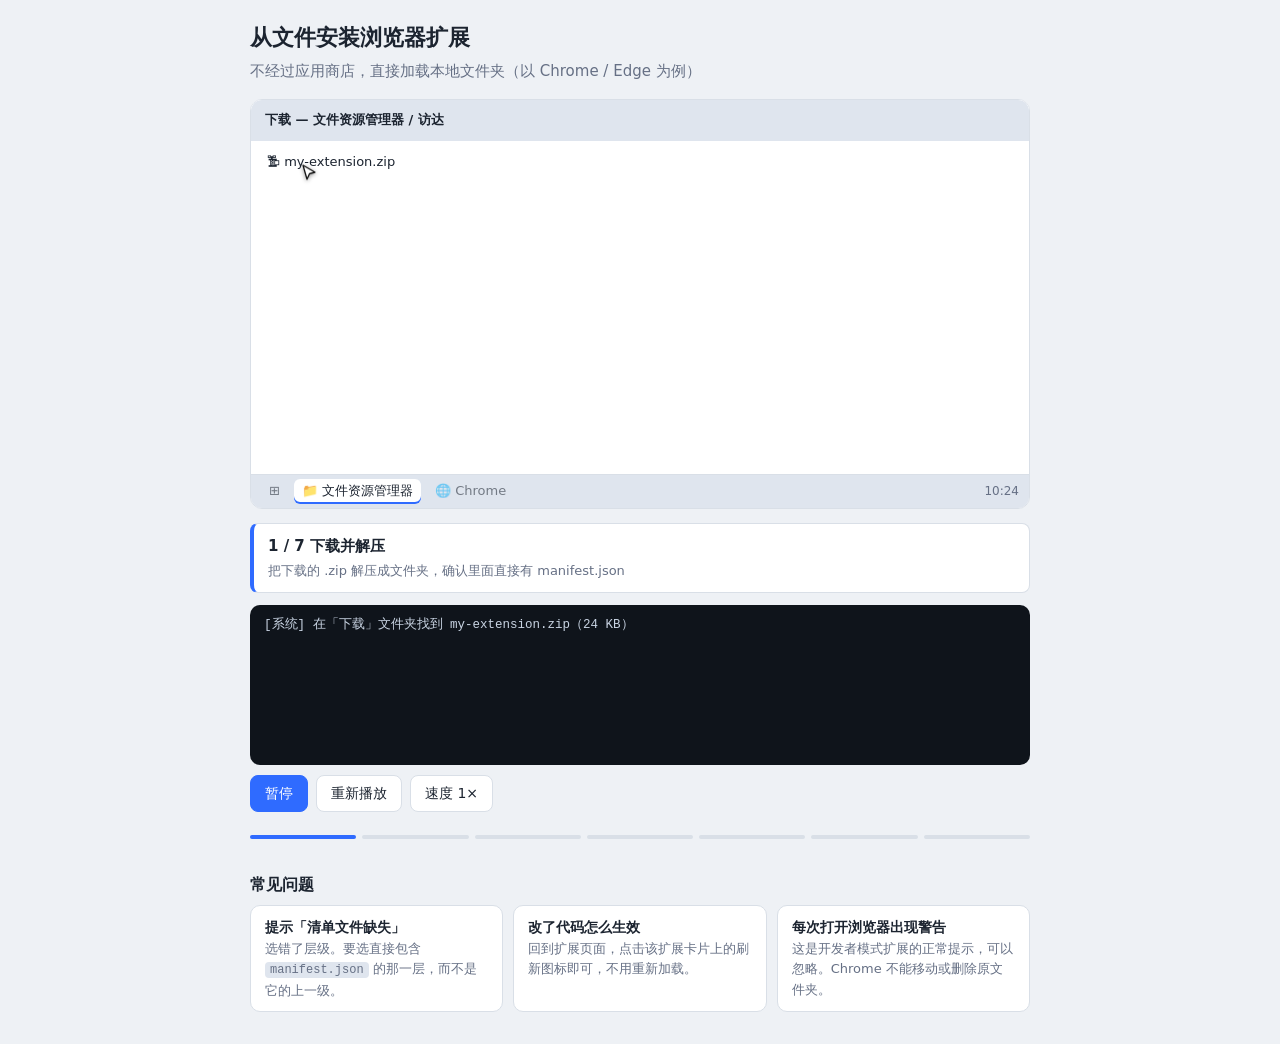
<file: docs/index.html>
<!DOCTYPE html>
<html lang="zh-CN">
<head>
<meta charset="utf-8">
<meta name="viewport" content="width=device-width, initial-scale=1, viewport-fit=cover">
<title>从文件安装浏览器扩展：动画演示</title>
<style>
:root{--bg:#eef1f5;--panel:#fff;--ink:#1c2430;--mute:#667085;--line:#d9dfe7;--acc:#2f6bff;--ok:#1e9e5a;--chrome:#dfe5ee;box-sizing:border-box;padding-top:env(safe-area-inset-top,0px);padding-bottom:env(safe-area-inset-bottom,0px)}
@media (prefers-color-scheme:dark){:root:not([data-theme="light"]){--bg:#12161c;--panel:#1d232c;--ink:#e8edf4;--mute:#9aa6b6;--line:#303947;--acc:#6b95ff;--ok:#43c283;--chrome:#262e3a}}
:root[data-theme="dark"]{--bg:#12161c;--panel:#1d232c;--ink:#e8edf4;--mute:#9aa6b6;--line:#303947;--acc:#6b95ff;--ok:#43c283;--chrome:#262e3a}
*{box-sizing:border-box}html,body{margin:0}
body{background:var(--bg);color:var(--ink);font:15px/1.6 "PingFang SC","Noto Sans SC","Microsoft YaHei",system-ui,sans-serif;padding:20px 14px 32px}
main{max-width:780px;margin:0 auto}
h1{font-size:22px;margin:0 0 4px}.sub{color:var(--mute);margin:0 0 16px}
#stage{position:relative;background:var(--panel);border:1px solid var(--line);border-radius:12px;overflow:hidden;height:410px}
.bar{display:flex;align-items:center;gap:8px;background:var(--chrome);padding:8px 10px;border-bottom:1px solid var(--line)}
.dots{display:flex;gap:5px}.dots i{width:10px;height:10px;border-radius:50%;background:var(--mute);opacity:.5}
.addr{flex:1;background:var(--panel);border-radius:14px;padding:3px 12px;font-size:13px;min-height:26px;white-space:nowrap;overflow:hidden}
.caret{display:inline-block;width:1px;height:13px;background:var(--ink);vertical-align:middle;margin-left:1px;animation:b 1s steps(2) infinite}
@keyframes b{50%{opacity:0}}
.tbtn{width:28px;height:28px;border-radius:50%;display:grid;place-items:center;font-size:14px;color:var(--mute)}
#pinned{display:none;background:var(--ok);color:#fff;font-size:12px;font-weight:700}#pinned.on{display:grid}
.ph{display:flex;align-items:center;justify-content:space-between;padding:12px 16px;border-bottom:1px solid var(--line)}.ph b{font-size:16px}
.dev{display:flex;align-items:center;gap:8px;font-size:13px;color:var(--mute)}
.sw{width:34px;height:18px;border-radius:9px;background:var(--line);position:relative;transition:.3s;flex:none}
.sw::after{content:"";position:absolute;top:2px;left:2px;width:14px;height:14px;border-radius:50%;background:#fff;transition:.3s}
.sw.on{background:var(--acc)}.sw.on::after{left:18px}
#tools{display:flex;gap:8px;padding:0 16px;max-height:0;overflow:hidden;opacity:0;background:color-mix(in srgb,var(--acc) 8%,var(--panel));transition:.5s}
#tools.on{max-height:60px;opacity:1;padding:10px 16px;border-bottom:1px solid var(--line)}
.btn{border:1px solid var(--line);background:var(--panel);border-radius:6px;padding:5px 11px;font-size:13px;color:var(--acc);transition:.2s;white-space:nowrap}
.btn.hl{background:var(--acc);color:#fff;border-color:var(--acc)}
.list{padding:16px}.empty{color:var(--mute);font-size:13px}
#card{display:none;align-items:center;gap:12px;border:1px solid var(--line);border-radius:10px;padding:12px 14px;max-width:420px}
#card.on{display:flex;animation:pop .6s ease}
@keyframes pop{from{transform:translateY(8px) scale(.95);opacity:0;box-shadow:0 0 0 0 var(--ok)}60%{opacity:1}to{transform:none;box-shadow:0 0 0 10px transparent}}
.ico{width:38px;height:38px;border-radius:8px;background:var(--ok);color:#fff;display:grid;place-items:center;font-weight:700;flex:none}
.card-t{flex:1}.card-t b{display:block;font-size:14px;line-height:1.3}.card-t span{font-size:12px;color:var(--mute)}
.ov{position:absolute;inset:0;display:grid;place-items:center;opacity:0;pointer-events:none;transition:opacity .4s}
.ov.on{opacity:1}
#dlg{background:rgba(0,0,0,.35)}
.win{width:min(350px,92%);background:var(--panel);border:1px solid var(--line);border-radius:10px;overflow:hidden;box-shadow:0 12px 40px rgba(0,0,0,.25)}
.win h4{margin:0;padding:10px 14px;font-size:13px;background:var(--chrome)}
.files{padding:6px 8px;font-size:13px}.files div{padding:5px 8px;border-radius:5px;transition:.2s}
.files .sel{background:color-mix(in srgb,var(--acc) 18%,transparent);color:var(--acc)}
.files .sub2{margin-left:18px;color:var(--mute)}
.hint{padding:0 14px 8px;font-size:12px;color:var(--ok);min-height:22px}
.foot{display:flex;justify-content:flex-end;gap:8px;padding:10px 14px;border-top:1px solid var(--line)}
#fs{background:var(--panel);place-items:start stretch;z-index:5}
#fs .win{width:auto;border:0;border-radius:0;box-shadow:none;height:100%}
#ctx{position:absolute;left:150px;top:88px;background:var(--panel);border:1px solid var(--line);border-radius:8px;padding:4px;font-size:13px;box-shadow:0 8px 24px rgba(0,0,0,.2);opacity:0;transition:.2s;transform:scale(.96);transform-origin:top left}
#ctx.on{opacity:1;transform:none}#ctx div{padding:5px 14px;border-radius:5px;white-space:nowrap}
#xf{display:none}#xf.on{display:block;animation:pop .5s ease}
#menu{position:absolute;right:12px;top:48px;width:210px;background:var(--panel);border:1px solid var(--line);border-radius:10px;padding:8px;font-size:13px;box-shadow:0 8px 28px rgba(0,0,0,.2);opacity:0;transform:translateY(-6px);transition:.25s;pointer-events:none;z-index:4}
#menu.on{opacity:1;transform:none}
.mrow{display:flex;align-items:center;gap:8px;padding:4px}.mrow span{flex:1}
#pinbtn{padding:2px 6px;border-radius:5px;color:var(--mute);filter:grayscale(1)}#pinbtn.done{filter:none}
#pop{position:absolute;right:12px;top:48px;width:190px;background:var(--panel);border:1px solid var(--ok);border-radius:10px;padding:12px;font-size:13px;box-shadow:0 8px 28px rgba(0,0,0,.2);opacity:0;transform:translateY(-6px);transition:.25s;pointer-events:none;z-index:4}
#pop.on{opacity:1;transform:none}
#cur{position:absolute;left:0;top:0;width:20px;height:20px;transform:translate(300px,330px);pointer-events:none;z-index:9;filter:drop-shadow(0 1px 2px rgba(0,0,0,.4));will-change:transform;transition-timing-function:cubic-bezier(.45,0,.25,1)}
#cur.press{scale:.8}
.rip{position:absolute;width:30px;height:30px;margin:-15px 0 0 -15px;border-radius:50%;border:2px solid var(--acc);animation:r .55s forwards;pointer-events:none;z-index:8}
@keyframes r{from{opacity:1;scale:.3}to{opacity:0;scale:1.5}}
#step{margin-top:14px;min-height:62px;background:var(--panel);border:1px solid var(--line);border-left:4px solid var(--acc);border-radius:8px;padding:10px 14px}
#step b{display:block}#step span{color:var(--mute);font-size:13px}
.ctl{display:flex;gap:8px;margin-top:10px;flex-wrap:wrap;align-items:center}
.ctl button{border:1px solid var(--line);background:var(--panel);color:var(--ink);border-radius:8px;padding:6px 14px;font:inherit;font-size:14px;cursor:pointer}
.ctl button:focus-visible,.prog button:focus-visible{outline:3px solid var(--acc);outline-offset:2px}
.ctl .main{background:var(--acc);border-color:var(--acc);color:#fff}
.prog{display:flex;gap:6px;margin-top:12px}
.prog button{flex:1;height:26px;border:0;background:none;padding:0;cursor:pointer;position:relative}
.prog button::before{content:"";position:absolute;left:0;right:0;top:11px;height:4px;border-radius:2px;background:var(--line);transition:.3s}
.prog button.on::before{background:var(--acc)}
h2{font-size:16px;margin:22px 0 8px}
.tips{display:grid;grid-template-columns:repeat(auto-fit,minmax(220px,1fr));gap:10px}
.tip{background:var(--panel);border:1px solid var(--line);border-radius:10px;padding:10px 14px;font-size:13px;color:var(--mute)}
.tip b{display:block;color:var(--ink);font-size:14px}
code{background:var(--chrome);padding:1px 5px;border-radius:4px;font-size:12px}
.tb{position:absolute;left:0;right:0;bottom:0;height:34px;background:var(--chrome);border-top:1px solid var(--line);display:flex;align-items:center;gap:6px;padding:0 10px;z-index:6;font-size:13px}.tb i{font-style:normal;padding:2px 8px;border-radius:6px;opacity:.55;transition:.3s}.tb i.act{opacity:1;background:var(--panel);box-shadow:inset 0 -2px var(--acc)}.tb span{margin-left:auto;color:var(--mute);font-size:12px}
#fs,#dlg{bottom:34px}
#log{margin-top:12px;background:#0f141b;color:#c9d4e3;border-radius:10px;padding:10px 14px;font:12.5px/1.7 ui-monospace,Menlo,Consolas,monospace;height:160px;overflow:auto}#log .ok{color:#5fd39b}#log:empty::before{content:'后台日志：这里会显示电脑和浏览器每一步在做什么';color:#6b7686}
@media (max-width:520px){#stage{height:440px}#ctx{left:90px}}
</style>
</head>
<body>
<main>
<h1>从文件安装浏览器扩展</h1>
<p class="sub">不经过应用商店，直接加载本地文件夹（以 Chrome / Edge 为例）</p>

<div id="stage" aria-label="安装过程动画">
  <div class="bar">
    <div class="dots"><i></i><i></i><i></i></div>
    <div class="addr"><span id="url"></span><span class="caret"></span></div>
    <div class="tbtn" id="pinned">M</div>
    <div class="tbtn" id="puzzle">🧩</div>
  </div>
  <div class="ph"><b>扩展程序</b><div class="dev">开发者模式 <div class="sw" id="sw"></div></div></div>
  <div id="tools"><span class="btn" id="load">加载已解压的扩展程序</span><span class="btn">打包扩展程序</span><span class="btn">更新</span></div>
  <div class="list">
    <div class="empty" id="empty">还没有安装任何扩展程序</div>
    <div id="card"><div class="ico">M</div><div class="card-t"><b>My Extension</b><span>版本 1.0 · 来自本地文件夹</span></div><div class="sw on"></div></div>
  </div>
  <div id="menu"><div class="mrow"><div class="ico" style="width:24px;height:24px;font-size:12px">M</div><span>My Extension</span><div id="pinbtn">📌</div></div></div>
  <div id="pop"><b>✔ My Extension</b><br>扩展已在运行</div>

  <div class="ov" id="dlg"><div class="win"><h4>选择扩展程序目录</h4>
    <div class="files"><div>📁 Documents</div><div id="folder">📁 my-extension</div><div>📁 Pictures</div></div>
    <div class="hint" id="hint"></div>
    <div class="foot"><span class="btn">取消</span><span class="btn hl" id="ok">选择文件夹</span></div></div></div>

  <div class="ov" id="fs"><div class="win"><h4>下载 — 文件资源管理器 / 访达</h4>
    <div class="files"><div id="zip">🗜 my-extension.zip</div>
    <div id="xf"><div>📁 my-extension</div><div class="sub2">📄 icon.png</div><div class="sub2">📄 background.js</div><div class="sub2" id="mf">📄 manifest.json</div></div></div>
    <div class="hint" id="hint2"></div></div>
    <div id="ctx"><div>打开</div><div id="unz">全部解压缩…</div><div>复制</div></div></div>

  <div class="tb"><i>⊞</i><i>📁 文件资源管理器</i><i>🌐 Chrome</i><span>10:24</span></div>
  <svg id="cur" viewBox="0 0 20 20"><path d="M3 2l12 7-5.5 1.5L7 16z" fill="#fff" stroke="#111" stroke-width="1.3" stroke-linejoin="round"/></svg>
</div>

<div id="step"><b></b><span></span></div>
<div id="log" aria-live="polite"></div>
<div class="ctl">
  <button class="main" id="pp" type="button">暂停</button>
  <button id="rp" type="button">重新播放</button>
  <button id="sp" type="button">速度 1×</button>
</div>
<div class="prog" id="prog"></div>

<h2>常见问题</h2>
<div class="tips">
  <div class="tip"><b>提示「清单文件缺失」</b>选错了层级。要选直接包含 <code>manifest.json</code> 的那一层，而不是它的上一级。</div>
  <div class="tip"><b>改了代码怎么生效</b>回到扩展页面，点击该扩展卡片上的刷新图标即可，不用重新加载。</div>
  <div class="tip"><b>每次打开浏览器出现警告</b>这是开发者模式扩展的正常提示，可以忽略。Chrome 不能移动或删除原文件夹。</div>
</div>
</main>

<script>
const $=s=>document.querySelector(s);
const stage=$('#stage'),cur=$('#cur');
const S=[
 ['下载并解压','把下载的 .zip 解压成文件夹，确认里面直接有 manifest.json'],
 ['打开扩展程序页面','在地址栏输入 chrome://extensions 并回车（Edge 用 edge://extensions）'],
 ['打开「开发者模式」','点击页面右上角的开关'],
 ['点击「加载已解压的扩展程序」','开启后，页面上方会出现一排新按钮'],
 ['选择扩展所在的文件夹','选中含有 manifest.json 的文件夹，再点「选择文件夹」'],
 ['安装完成','扩展出现在列表里，开关为开启状态即可使用'],
 ['固定并使用','点击拼图图标，再点图钉固定，然后点工具栏上的扩展图标使用']
];
const prog=$('#prog');
S.forEach((_,i)=>{const b=document.createElement('button');b.type='button';b.setAttribute('aria-label','跳到第 '+(i+1)+' 步');b.onclick=()=>play(i);prog.appendChild(b)});
function show(i){const s=$('#step');s.querySelector('b').textContent=(i+1)+' / '+S.length+'  '+S[i][0];s.querySelector('span').textContent=S[i][1];[...prog.children].forEach((e,k)=>e.classList.toggle('on',k<=i));}
let run=0,paused=false,fast=false,speed=1;
const on=(s,v=true)=>$(s).classList.toggle('on',v);
const L=(t,c)=>{const d=document.createElement('div');d.textContent=t;if(c)d.className=c;const g=$('#log');g.appendChild(d);g.scrollTop=g.scrollHeight};const TB=n=>document.querySelectorAll('.tb i').forEach((e,k)=>e.classList.toggle('act',k===n));
function reset(){$('#log').innerHTML='';TB(0);$('#url').textContent='';['#sw','#tools','#dlg','#fs','#card','#menu','#pop','#pinned','#xf','#ctx'].forEach(s=>on(s,false));
 $('#empty').style.display='';$('#pinbtn').classList.remove('done');$('#folder').classList.remove('sel');$('#mf').classList.remove('sel');$('#hint').textContent='';$('#hint2').textContent='';$('#load').classList.remove('hl');$('#zip').classList.remove('sel');
 cur.style.transition='none';cur.style.transform='translate(60%,330px)';}
async function play(from=0){
 const id=++run;reset();paused=false;$('#pp').textContent='暂停';
 const sleep=async ms=>{if(fast)return;let t=ms/speed;while(t>0){await new Promise(r=>setTimeout(r,40));if(!paused)t-=40;if(id!==run)throw 0}if(id!==run)throw 0};
 const move=async el=>{const s=stage.getBoundingClientRect(),r=el.getBoundingClientRect();const x=r.left-s.left+Math.min(r.width/2,40),y=r.top-s.top+r.height/2;
  if(fast){cur.style.transition='none';cur.style.transform=`translate(${x}px,${y}px)`;return}
  const d=1100/speed;cur.style.transition=`transform ${d}ms cubic-bezier(.45,0,.25,1)`;cur.style.transform=`translate(${x}px,${y}px)`;await sleep(1100+120)};
 const click=async el=>{if(!fast){const s=stage.getBoundingClientRect(),r=el.getBoundingClientRect();const d=document.createElement('div');d.className='rip';d.style.left=(r.left-s.left+Math.min(r.width/2,40))+'px';d.style.top=(r.top-s.top+r.height/2)+'px';stage.appendChild(d);setTimeout(()=>d.remove(),700);cur.classList.add('press');await sleep(160);cur.classList.remove('press');}await sleep(300)};
 const steps=[
  async()=>{TB(1);L('[系统] 在「下载」文件夹找到 my-extension.zip（24 KB）');on('#fs');await sleep(600);await move($('#zip'));await click($('#zip'));$('#zip').classList.add('sel');on('#ctx');await sleep(500);
   await move($('#unz'));await click($('#unz'));on('#ctx',false);for(const p of [20,55,90,100]){$('#hint2').textContent='正在解压… '+p+'%';await sleep(350)}$('#hint2').textContent='';on('#xf');L('[系统] 解压完成：生成文件夹 my-extension（3 个文件）','ok');await sleep(700);
   await move($('#mf'));$('#mf').classList.add('sel');$('#hint2').textContent='✔ manifest.json 在文件夹最外层';await sleep(1800);on('#fs',false);TB(2);await sleep(500)},
  async()=>{TB(2);L('[浏览器] 启动 Chrome，打开内部页面 chrome://extensions');if(fast){$('#url').textContent='chrome://extensions';return}await sleep(400);for(const c of 'chrome://extensions'){$('#url').textContent+=c;await sleep(65)}await sleep(900)},
  async()=>{await move($('#sw'));await click($('#sw'));on('#sw');on('#tools');L('[浏览器] 开发者模式 = 开启，页面显示加载 / 打包工具');await sleep(900)},
  async()=>{await move($('#load'));$('#load').classList.add('hl');await click($('#load'));on('#dlg');L('[浏览器] 请求系统弹出「选择文件夹」对话框');await sleep(600)},
  async()=>{await move($('#folder'));await click($('#folder'));$('#folder').classList.add('sel');$('#hint').textContent='✔ 找到 manifest.json';await sleep(800);
   await move($('#ok'));await click($('#ok'));on('#dlg',false);L('[浏览器] 读取 manifest.json → manifest_version 3，名称 “My Extension”');await sleep(500);L('[浏览器] 校验权限与文件路径 ✔','ok');await sleep(500);L('[浏览器] 注册扩展，分配 32 位扩展 ID，启动 background service worker');await sleep(500)},
  async()=>{$('#empty').style.display='none';on('#card');L('[浏览器] 保存设置：状态 = 已启用；路径指向原文件夹，不会复制','ok');await sleep(2200)},
  async()=>{await move($('#puzzle'));await click($('#puzzle'));on('#menu');await sleep(500);await move($('#pinbtn'));await click($('#pinbtn'));$('#pinbtn').classList.add('done');on('#pinned');L('[浏览器] 工具栏固定 = 是，图标显示在地址栏右侧');await sleep(500);
   on('#menu',false);await sleep(400);await move($('#pinned'));await click($('#pinned'));on('#pop');L('[扩展] 收到点击事件，打开弹出页面。安装流程结束 ✔','ok');await sleep(2500)}
 ];
 try{
  for(let i=0;i<=from&&i<steps.length;i++){
   if(i===from){fast=false;if(from>0){cur.style.transition='none'}}else fast=true;
   show(i);await steps[i]();
  }
  fast=false;
  for(let i=from+1;i<steps.length;i++){show(i);await steps[i]()}
  $('#pp').textContent='已完成'
 }catch(e){fast=false}
}
$('#pp').onclick=()=>{if($('#pp').textContent==='已完成'){play(0);return}paused=!paused;$('#pp').textContent=paused?'继续':'暂停'};
$('#rp').onclick=()=>play(0);
$('#sp').onclick=()=>{speed=speed===1?1.5:speed===1.5?0.6:1;$('#sp').textContent='速度 '+(speed===0.6?'0.6':speed)+'×'};
play(0);
</script>
</body>
</html>
</file>
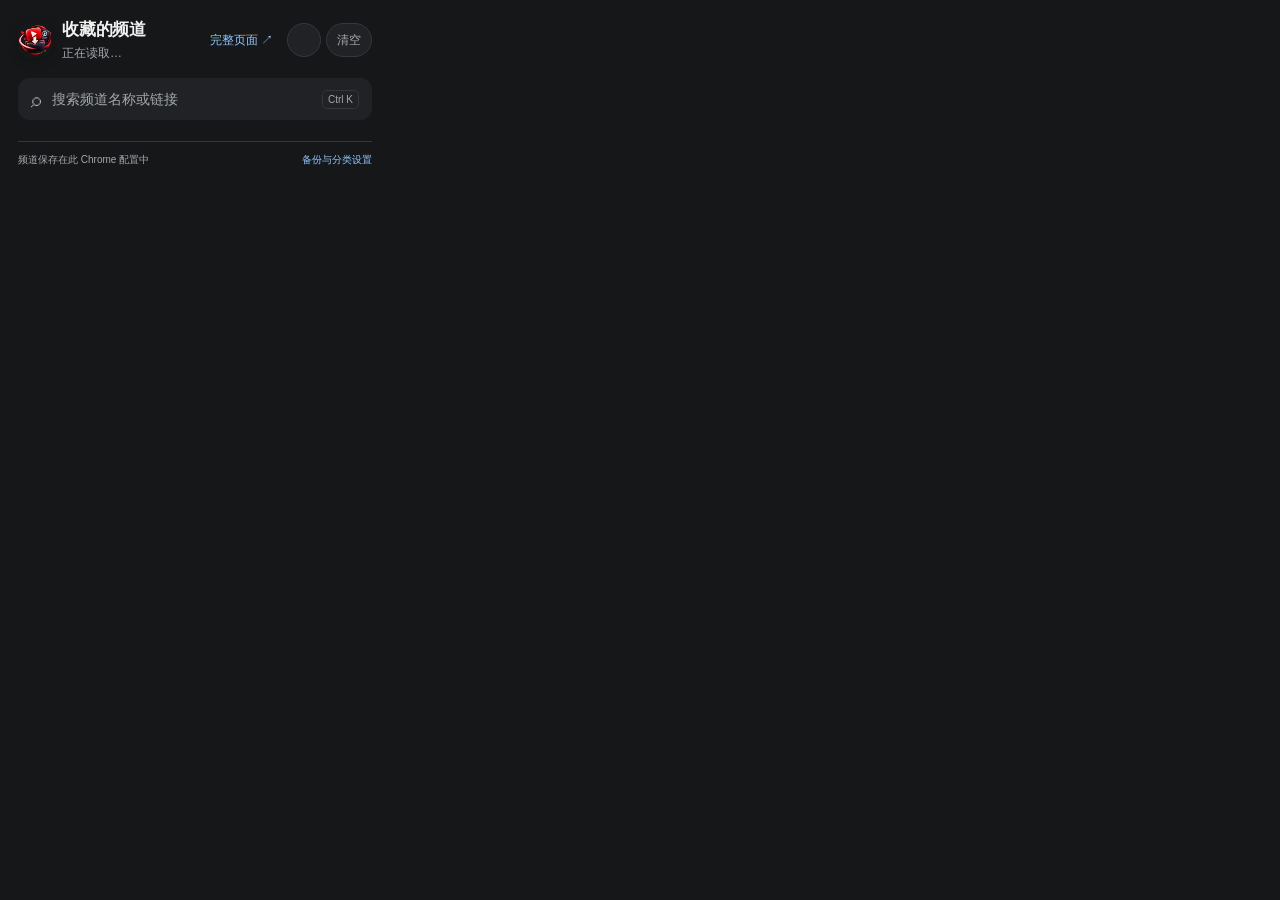
<file: popup.html>
<!doctype html>
<html lang="zh-CN">
<head>
  <meta charset="utf-8">
  <meta name="viewport" content="width=device-width, initial-scale=1">
  <title>收藏的频道</title>
  <link rel="stylesheet" href="popup.css">
</head>
<body>
  <header class="topbar">
    <div class="brand">
      <img class="popup-logo" src="assets/icon-128.png" alt="">
      <div><h1>收藏的频道</h1><p id="count">正在读取…</p></div>
    </div>
    <div class="header-actions">
      <a id="open-library" href="saved.html" target="_blank">完整页面 <span aria-hidden="true">↗</span></a>
      <button id="theme-toggle" type="button" aria-label="切换主题" title="切换主题"></button>
      <button id="clear" type="button" title="清空收藏" aria-label="清空收藏">清空</button>
    </div>
  </header>
  <label class="search-wrap"><span class="search-icon" aria-hidden="true">⌕</span><input id="search" type="search" placeholder="搜索频道名称或链接" autocomplete="off"><kbd>Ctrl K</kbd></label>
  <main id="channels" aria-live="polite"></main>
  <footer><span>频道保存在此 Chrome 配置中</span><a href="saved.html" target="_blank">备份与分类设置</a></footer>
  <script src="popup.js"></script>
</body>
</html>
</file>
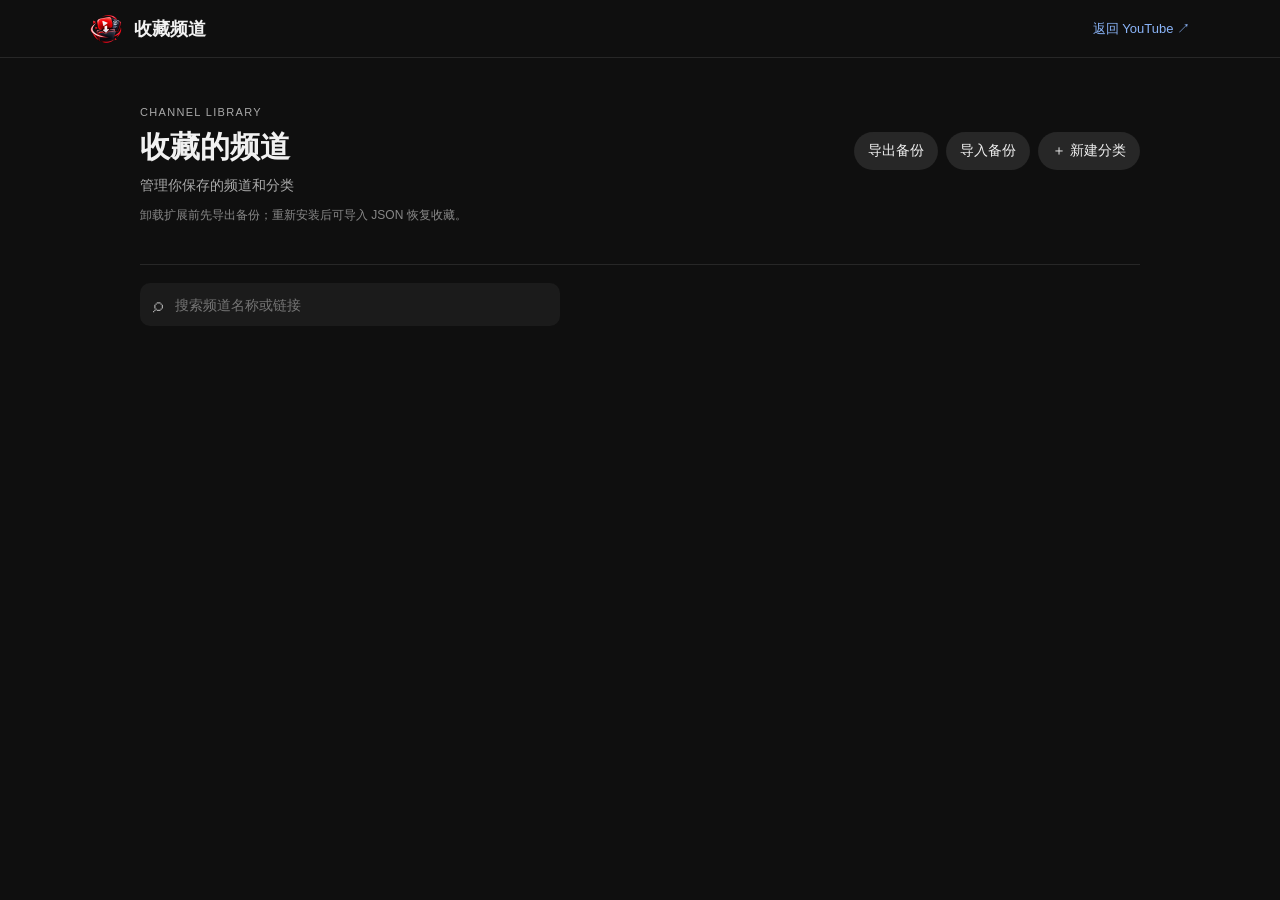
<file: saved.html>
<!doctype html>
<html lang="zh-CN">
<head>
  <meta charset="utf-8">
  <meta name="viewport" content="width=device-width, initial-scale=1">
  <title>收藏频道</title>
  <link rel="stylesheet" href="saved.css">
</head>
<body>
  <header class="topbar"><div class="brand"><img class="brand-icon" src="assets/icon-128.png" alt=""><span>收藏频道</span></div><a href="https://www.youtube.com" target="_blank" rel="noopener">返回 YouTube ↗</a></header>
  <main>
    <section class="heading"><div><p class="eyebrow">CHANNEL LIBRARY</p><h1>收藏的频道</h1><p id="summary">管理你保存的频道和分类</p></div><div class="header-actions"><button id="backup-export" type="button">导出备份</button><button id="backup-import" type="button">导入备份</button><input id="backup-file" type="file" accept="application/json,.json" hidden><button id="new-category" type="button">＋ 新建分类</button></div></section>
    <p class="backup-note">卸载扩展前先导出备份；重新安装后可导入 JSON 恢复收藏。</p>
    <nav id="category-tabs" aria-label="频道分类"></nav>
    <label class="search-box"><span aria-hidden="true">⌕</span><input id="channel-search" type="search" placeholder="搜索频道名称或链接" autocomplete="off"></label>
    <section id="channel-list" aria-live="polite"></section>
    <div id="toast" role="status" aria-live="polite"></div>
  </main>
  <script src="saved.js"></script>
</body>
</html>
</file>
<file: popup.css>
* { box-sizing: border-box; }
:root { color-scheme: dark; }
body {
  --surface: #161719; --surface-raised: #202225; --surface-hover: #2b2e32;
  --text: #f1f1f1; --muted: #a4a8ad; --line: #34373b; --accent: #8fc9ff;
  width: 390px; min-height: 230px; max-height: 590px; margin: 0; padding: 18px;
  overflow: hidden; background: var(--surface); color: var(--text);
  font: 14px Roboto, "Microsoft YaHei", Arial, sans-serif;
  transition: background-color .2s ease, color .2s ease;
}
body[data-theme="light"] {
  color-scheme: light;
  --surface: #fff; --surface-raised: #f5f6f7; --surface-hover: #eceef0;
  --text: #202124; --muted: #71757a; --line: #e2e4e7; --accent: #065fd4;
}
button, input { font: inherit; }
button { color: inherit; cursor: pointer; }
.topbar { display: flex; justify-content: space-between; align-items: center; gap: 12px; margin-bottom: 16px; }
.brand { display: flex; min-width: 0; align-items: center; gap: 10px; }
.popup-logo { width: 34px; height: 34px; flex: none; border-radius: 11px; object-fit: cover; box-shadow: 0 3px 12px #0003; }
h1 { margin: 0; font-size: 17px; font-weight: 750; letter-spacing: -.25px; }
#count { margin: 4px 0 0; color: var(--muted); font-size: 12px; }
.header-actions { display: flex; align-items: center; gap: 5px; }
#open-library { padding: 8px 9px; border-radius: 9px; color: var(--accent); text-decoration: none; font-size: 12px; white-space: nowrap; transition: background .16s ease; }
#open-library:hover { background: var(--surface-hover); }
#theme-toggle, #clear { display: grid; min-width: 34px; height: 34px; place-items: center; border: 1px solid var(--line); border-radius: 50%; background: var(--surface-raised); transition: transform .16s ease, background .16s ease, border-color .16s ease; }
#theme-toggle { font-size: 16px; }
#theme-toggle:hover, #clear:hover { transform: translateY(-1px); background: var(--surface-hover); }
#clear { width: auto; padding: 0 10px; border-radius: 18px; color: var(--muted); font-size: 12px; }
#clear:hover { color: #e35b5b; }
.search-wrap { display: flex; height: 42px; align-items: center; gap: 9px; padding: 0 12px; border: 1px solid transparent; border-radius: 12px; background: var(--surface-raised); color: var(--muted); transition: border-color .16s ease, background .16s ease; }
.search-wrap:focus-within { border-color: color-mix(in srgb, var(--accent) 55%, transparent); }
.search-icon { font-size: 20px; line-height: 1; }
.search-wrap input { width: 100%; min-width: 0; border: 0; outline: 0; background: transparent; color: var(--text); }
.search-wrap input::placeholder { color: var(--muted); }
kbd { flex: none; padding: 3px 5px; border: 1px solid var(--line); border-radius: 5px; color: var(--muted); font-size: 10px; font-family: inherit; }
#channels { overflow-y: auto; max-height: 405px; margin-top: 11px; scrollbar-color: var(--line) transparent; }
.channel { display: flex; min-height: 67px; align-items: center; gap: 11px; padding: 10px 8px; border-bottom: 1px solid var(--line); border-radius: 11px; animation: row-in .2s ease both; transition: background .16s ease, transform .16s ease; }
.channel:hover { background: var(--surface-raised); transform: translateX(2px); }
.channel-avatar { width: 42px; height: 42px; flex: none; border-radius: 50%; object-fit: cover; background: var(--surface-hover); }
.channel-main { min-width: 0; flex: 1; color: inherit; text-decoration: none; }
.channel-name { display: block; overflow: hidden; text-overflow: ellipsis; white-space: nowrap; font-weight: 650; }
.channel-url { display: block; overflow: hidden; text-overflow: ellipsis; white-space: nowrap; margin-top: 5px; color: var(--muted); font-size: 11px; }
.category-chip { display: inline-block; max-width: 86px; overflow: hidden; text-overflow: ellipsis; vertical-align: bottom; white-space: nowrap; }
.remove { display: grid; width: 32px; height: 32px; flex: none; place-items: center; border: 0; border-radius: 50%; background: transparent; color: var(--muted); font-size: 20px; transition: color .15s ease, background .15s ease, transform .15s ease; }
.remove:hover { transform: scale(1.05); background: color-mix(in srgb, #e5484d 12%, transparent); color: #e5484d; }
.empty { display: grid; min-height: 150px; place-content: center; padding: 22px 12px; text-align: center; color: var(--muted); line-height: 1.65; white-space: pre-line; animation: row-in .2s ease both; }
.empty::before { content: "♡"; margin-bottom: 7px; color: var(--accent); font-size: 28px; }
footer { display: flex; justify-content: space-between; gap: 10px; margin-top: 10px; padding-top: 11px; border-top: 1px solid var(--line); color: var(--muted); font-size: 10px; }
footer a { color: var(--accent); text-decoration: none; white-space: nowrap; }
@keyframes row-in { from { opacity: 0; transform: translateY(5px); } to { opacity: 1; transform: translateY(0); } }
@media (prefers-reduced-motion: reduce) { *, *::before, *::after { animation-duration: .01ms !important; transition-duration: .01ms !important; } }
</file>
<file: saved.css>
* { box-sizing: border-box; }
body { margin: 0; background: #0f0f0f; color: #f1f1f1; font: 14px Roboto, "Microsoft YaHei", Arial, sans-serif; }
.topbar { height: 58px; padding: 0 max(24px, calc((100vw - 1100px)/2)); display: flex; align-items: center; justify-content: space-between; border-bottom: 1px solid #272727; }
.brand { display: flex; align-items: center; gap: 12px; font-size: 18px; font-weight: 700; }.brand-icon { width: 32px; height: 32px; border-radius: 9px; object-fit: cover; }
a { color: #8ab4f8; text-decoration: none; }.topbar a { font-size: 13px; }
main { width: min(100% - 40px, 1000px); margin: 48px auto; }
.heading { display: flex; align-items: center; justify-content: space-between; gap: 20px; margin-bottom: 28px; }
.header-actions { display: flex; flex-wrap: wrap; align-items: center; justify-content: flex-end; gap: 8px; }
.header-actions button { padding: 10px 14px; }
.backup-note { margin: -16px 0 22px; color: #888; font-size: 12px; }
.category-form { display: flex; flex-wrap: wrap; align-items: center; gap: 9px; margin: -10px 0 20px; animation: card-in .18s ease-out both; }
.category-form input { min-width: 0; flex: 1; background: #1b1b1b; border: 1px solid #555; border-radius: 8px; padding: 0 12px; color: #f1f1f1; font: inherit; }
.category-form button { padding: 9px 14px; }.category-form .message { flex-basis: 100%; color: #aaa; font-size: 12px; }
.eyebrow { margin: 0 0 9px; color: #aaa; letter-spacing: .12em; font-size: 11px; }
h1 { margin: 0; font-size: 30px; }.heading p:last-child { color: #aaa; margin: 9px 0 0; }
button { cursor: pointer; color: #f1f1f1; background: #272727; border: 0; border-radius: 20px; padding: 11px 18px; font: inherit; }
button:hover { background: #3f3f3f; }
#category-tabs { display: flex; gap: 9px; overflow-x: auto; padding-bottom: 18px; border-bottom: 1px solid #272727; }
.tab { white-space: nowrap; padding: 9px 14px; border-radius: 18px; background: #272727; color: #eee; transition: background .16s, color .16s, transform .16s; }.tab:hover { transform: translateY(-1px); }.tab.active { background: #f1f1f1; color: #0f0f0f; }
.search-box { display: flex; align-items: center; gap: 10px; width: min(420px, 100%); margin: 18px 0; padding: 10px 13px; border-radius: 10px; background: #1b1b1b; color: #aaa; }
.search-box span { font-size: 20px; }.search-box input { width: 100%; border: 0; outline: 0; background: transparent; color: #f1f1f1; font: inherit; }
.group-title { margin: 28px 0 10px; font-size: 17px; }.card-grid { display: grid; grid-template-columns: repeat(auto-fill, minmax(min(100%, 360px), 1fr)); gap: 12px; }
.card { min-width: 0; width: 100%; padding: 16px; border-radius: 12px; background: #1b1b1b; display: flex; align-items: center; gap: 12px; animation: card-in .22s ease-out both; transition: background .16s, transform .16s; }
.card:hover { background: #242424; transform: translateY(-2px); }
.avatar { width: 46px; height: 46px; flex: 0 0 46px; border-radius: 50%; display: grid; place-items: center; overflow: hidden; background: #303030; color: #ccc; font-size: 18px; font-weight: 600; }
.avatar img { width: 100%; height: 100%; object-fit: cover; }
.details { min-width: 0; flex: 1 1 120px; }.name { display: -webkit-box; overflow: hidden; -webkit-box-orient: vertical; -webkit-line-clamp: 2; text-overflow: ellipsis; white-space: normal; font-weight: 600; color: #f1f1f1; }.url { display: block; margin-top: 5px; overflow: hidden; text-overflow: ellipsis; white-space: nowrap; color: #aaa; font-size: 12px; }
.move-control { position: relative; flex: 0 0 auto; }
.move-category { display: flex; align-items: center; gap: 9px; max-width: 125px; min-width: 76px; border: 1px solid #444; border-radius: 18px; padding: 8px 10px; background: #272727; color: #ddd; cursor: pointer; }
.move-category span:first-child { overflow: hidden; text-overflow: ellipsis; white-space: nowrap; }
.move-category:hover, .move-control.open .move-category { border-color: #6f6f6f; background: #333; }
.category-menu { position: absolute; z-index: 20; top: calc(100% + 7px); right: 0; min-width: 150px; max-height: 220px; overflow: auto; padding: 5px; border: 1px solid #444; border-radius: 12px; background: #282828; box-shadow: 0 8px 24px #0009; opacity: 0; transform: translateY(-5px) scale(.98); pointer-events: none; transform-origin: top right; transition: opacity .14s ease, transform .14s ease; }
.move-control.open .category-menu { opacity: 1; transform: translateY(0) scale(1); pointer-events: auto; }
.category-option { width: 100%; display: flex; justify-content: space-between; align-items: center; border: 0; border-radius: 8px; padding: 9px 10px; background: transparent; color: #eee; text-align: left; cursor: pointer; }
.category-option:hover, .category-option[aria-selected=true] { background: #3b3b3b; }
.remove { border-radius: 50%; padding: 6px 10px; background: transparent; color: #aaa; font-size: 18px; }.remove:hover { color: #f66; }
.empty { padding: 64px 12px; color: #aaa; text-align: center; line-height: 1.7; }
#toast { position: fixed; z-index: 30; left: 50%; bottom: 28px; padding: 11px 16px; border: 1px solid #444; border-radius: 10px; background: #292929; color: #eee; box-shadow: 0 8px 24px #0008; opacity: 0; transform: translate(-50%, 8px); pointer-events: none; transition: opacity .18s, transform .18s; }
#toast.show { opacity: 1; transform: translate(-50%, 0); }
@keyframes card-in { from { opacity: 0; transform: translateY(7px); } to { opacity: 1; transform: translateY(0); } }
@media (max-width: 600px) { main { margin-top: 28px; }.heading { align-items: flex-start; flex-direction: column; }.header-actions { justify-content: flex-start; }h1 { font-size: 25px; }.card { flex-wrap: wrap; }.details { flex-basis: calc(100% - 75px); } }
@media (prefers-reduced-motion: reduce) { *, *::before, *::after { animation-duration: .01ms !important; transition-duration: .01ms !important; } }
</file>
